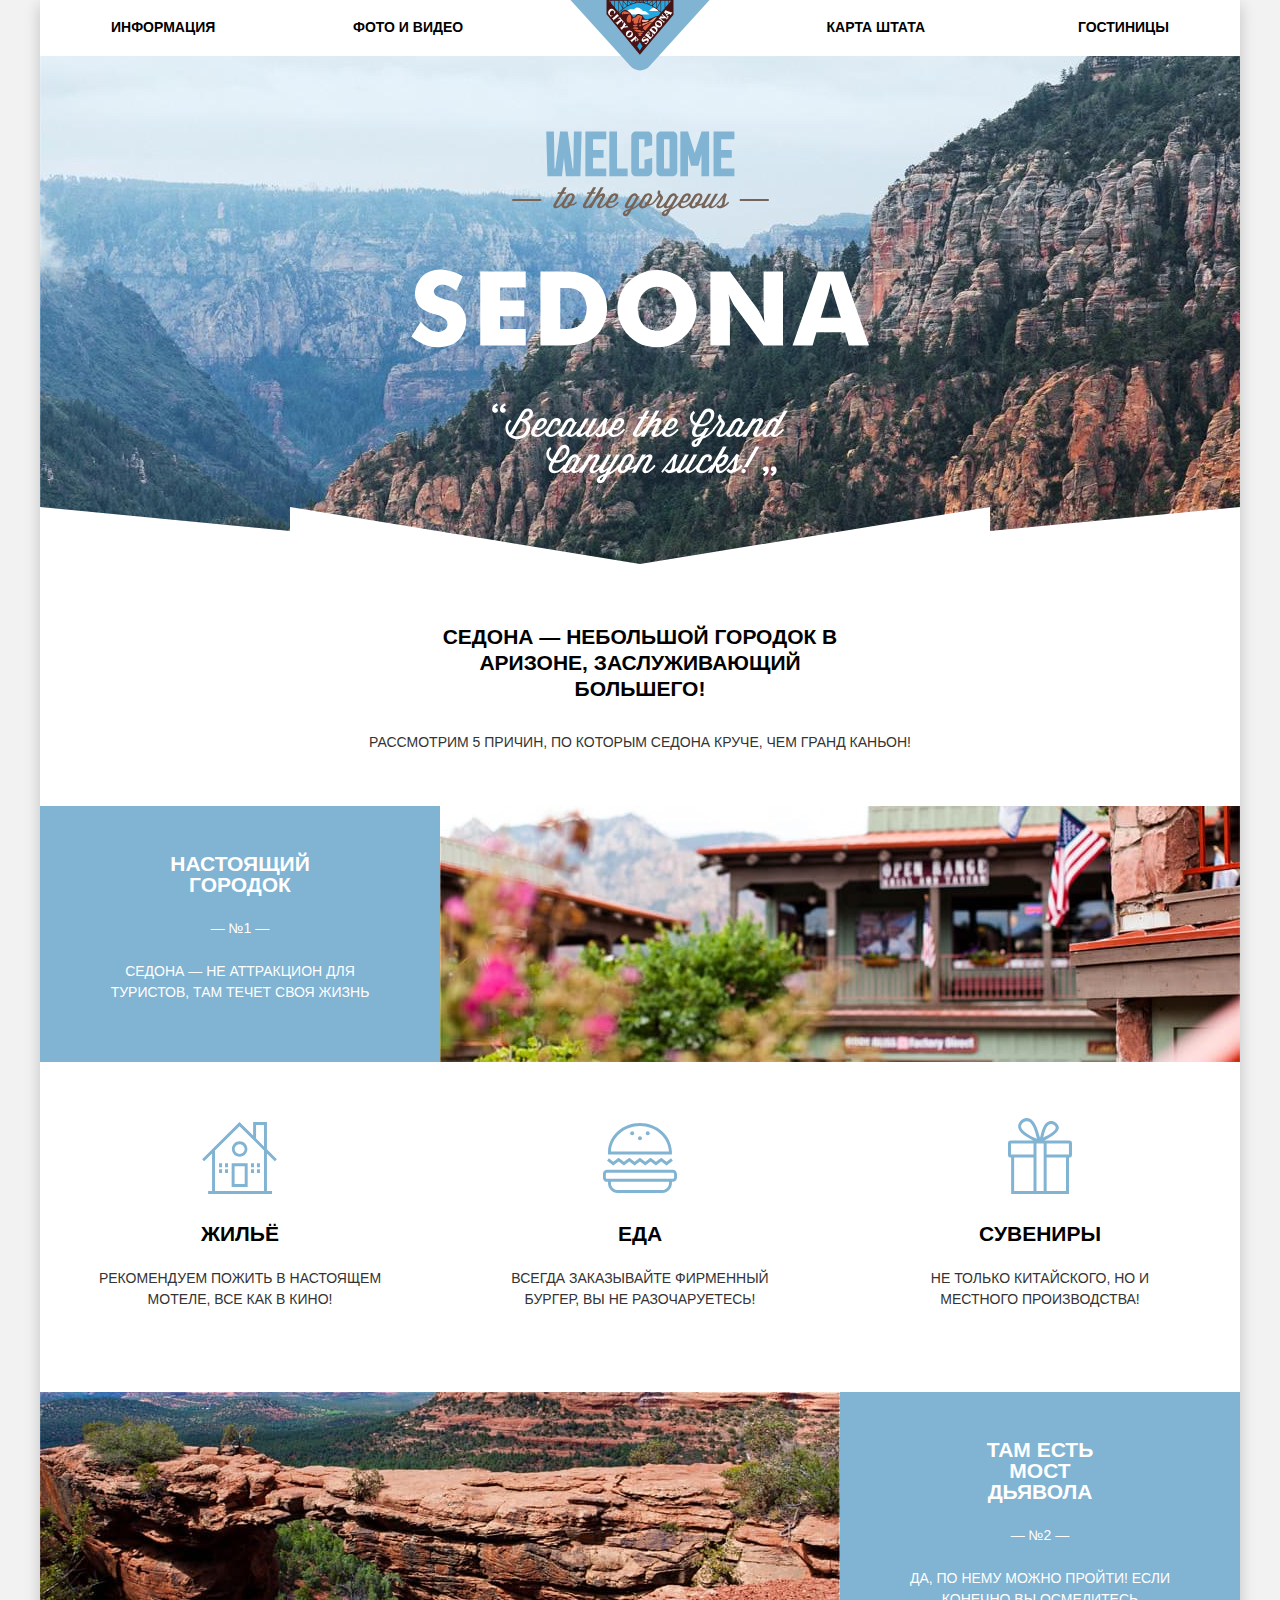
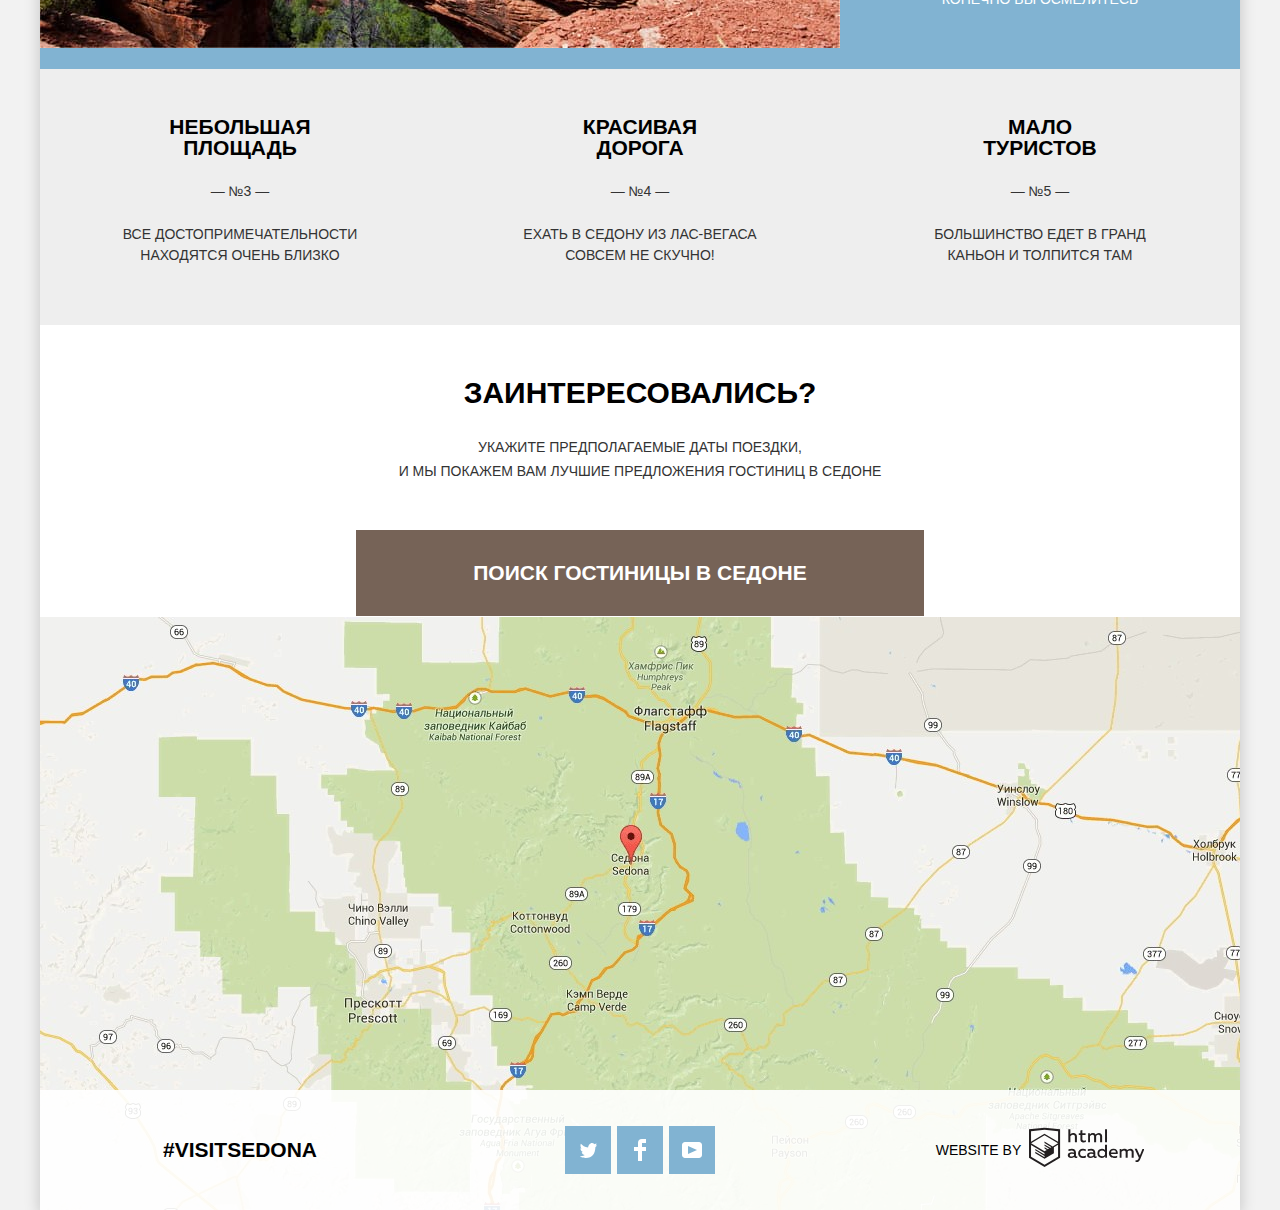
<file: index.html>
<!DOCTYPE html>
<html lang="ru">
  <head>
    <meta charset="utf-8">
    <title>Седона: Главная страница</title>
    <link rel="stylesheet" href="css/normalize.css">
    <link rel="stylesheet" href="css/style-min.css">
    <link rel="icon" href="favicon.ico">
  </head>
  <body>
    <div class="wrapper">
      <header class="header">
        <nav class="header-navigation">
          <a class="header-logo">
            <img src="img/logo.svg" width="140" height="72" alt="Герб/логотип города Седона">
          </a>
          <ul class="header-menu">
            <li><a href="#">Информация</a></li>
            <li><a href="#">Фото и видео</a></li>
            <li><a href="#">Карта штата</a></li>
            <li><a href="catalog.html">Гостиницы</a></li>
          </ul>
        </nav>
      </header>
      <main>
        <h1 class="visually-hidden">Аренда гостиниц в городе Седона, штат Аризона</h1>
        <section class="main-intro">
          <h2 class="visually-hidden">Приветственное фото</h2>
          <img src="img/main-intro.svg" width="459" height="353" alt="Welcome to the Georgeus. Sedona. Because the Grand Canyon sucks!">
        </section>
        <section class="advantages">
          <h2 class="advantages-title">
            Седона — небольшой городок в Аризоне, заслуживающий большего!
          </h2>
          <p class="advantages-subtitle">
            Рассмотрим 5 причин, по которым Седона круче, чем гранд каньон!
          </p>
          <ol class="advantages-list">
            <li class="advantage-item with-image">
              <div class="text-only">
                <h3>Настоящий городок</h3>
                <span>— №1 —</span>
                <p>Седона — не аттракцион для туристов, там течет своя жизнь</p>
              </div>
              <div class="image-only">
                <img src="img/advantages-01.jpg" width="800" height="256" alt="Фото города Седона">
              </div>
            </li>
            <li class="advantage-item with-image">
              <div class="text-only">
                <h3>Там есть мост дьявола</h3>
                <span>— №2 —</span>
                <p>Да, по нему можно пройти! Если конечно вы осмелитесь</p>
              </div>
              <div class="image-only">
                <img src="img/advantages-02.jpg" width="800" height="256" alt="Фото моста дьявола">
              </div>
            </li>
            <li class="advantage-item text-only other-advantage">
              <h3>Небольшая площадь</h3>
              <span>— №3 —</span>
              <p>Все достопримечательности находятся очень близко</p>
            </li>
            <li class="advantage-item text-only other-advantage">
              <h3>Красивая дорога</h3>
              <span>— №4 —</span>
              <p>Ехать в Седону из Лас-Вегаса совсем не скучно!</p>
            </li>
            <li class="advantage-item text-only other-advantage">
              <h3>Мало туристов</h3>
              <span>— №5 —</span>
              <p>Большинство едет в Гранд Каньон и толпится там</p>
            </li>
            <li class="advantage-item-more">
              <ul class="more-advantages-list">
                <li class="more-advantage-item">
                  <h4>Жильё</h4>
                  <p>Рекомендуем пожить в настоящем мотеле, все как в кино!</p>
                </li>
                <li class="more-advantage-item">
                  <h4>Еда</h4>
                  <p>Всегда заказывайте фирменный бургер, вы не разочаруетесь!</p>
                </li>
                <li class="more-advantage-item">
                  <h4>Сувениры</h4>
                  <p>Не только китайского, но и местного производства!</p>
                </li>
              </ul>
            </li>
          </ol>
        </section>
        <section class="reservation">
          <div class="reservation-text">
            <h2 class="visually-hidden">Бронировка отеля в Седоне</h2>
            <p class="reservation-title">Заинтересовались?</p>
            <p class="reservation-subtitle">Укажите предполагаемые даты поездки,<br> и мы покажем вам лучшие предложения гостиниц в Cедоне</p>
            <button class="reservation-button" type="button">Поиск гостиницы в Седоне</button>
          </div>
          <div class="reservation-container">
            <form class="reservation-form" action="https://echo.htmlacademy.ru" method="post">
              <p class="reservation-item">
                <label for="reservation-date-1">Дата заезда:</label>
                <input id="reservation-date-1" type="text" name="date-1" placeholder="24 апреля 2017">
                <button class="button-calendar" type="button">
                  <span class="visually-hidden">Открыть календарь</span>
                  <svg xmlns="http://www.w3.org/2000/svg" width="21" height="22" viewBox="0 0 21 22">
                    <path d="M19.251 2.025h-2.845V.648c0-.381-.294-.689-.656-.689-.363 0-.656.308-.656.689v1.377h-3.938V.648c0-.381-.294-.689-.655-.689-.363 0-.657.308-.657.689v1.377H5.906V.648c0-.381-.294-.689-.656-.689-.363 0-.657.308-.657.689v1.377H1.75C.784 2.025 0 2.847 0 3.862v16.302C0 21.179.784 22 1.75 22h17.501c.966 0 1.749-.821 1.749-1.836V3.862c0-1.015-.783-1.837-1.749-1.837zm.437 18.139a.448.448 0 0 1-.437.459H1.75a.45.45 0 0 1-.438-.459V3.862a.45.45 0 0 1 .438-.459h2.844v1.378c0 .381.294.689.657.689.362 0 .656-.308.656-.689V3.403h3.938v1.378c0 .381.294.689.657.689.361 0 .655-.308.655-.689V3.403h3.938v1.378c0 .381.293.689.656.689.362 0 .656-.308.656-.689V3.403h2.845c.241 0 .437.206.437.459v16.302z"/>
                    <path d="M4.594 8.225h2.625v2.066H4.594zM4.594 11.668h2.625v2.067H4.594zM4.594 15.112h2.625v2.066H4.594zM9.188 15.112h2.625v2.066H9.188zM9.188 11.668h2.625v2.067H9.188zM9.188 8.225h2.625v2.066H9.188zM13.781 15.112h2.625v2.066h-2.625zM13.781 11.668h2.625v2.067h-2.625zM13.781 8.225h2.625v2.066h-2.625z"/>
                  </svg>
                </button>
              </p>
              <p class="reservation-item">
                <label for="reservation-date-2">Дата выезда:</label>
                <input id="reservation-date-2" type="text" name="date-2" placeholder="4 июля 2017">
                <button class="button-calendar" type="button">
                  <span class="visually-hidden">Открыть календарь</span>
                  <svg xmlns="http://www.w3.org/2000/svg" width="21" height="22" viewBox="0 0 21 22">
                    <path d="M19.251 2.025h-2.845V.648c0-.381-.294-.689-.656-.689-.363 0-.656.308-.656.689v1.377h-3.938V.648c0-.381-.294-.689-.655-.689-.363 0-.657.308-.657.689v1.377H5.906V.648c0-.381-.294-.689-.656-.689-.363 0-.657.308-.657.689v1.377H1.75C.784 2.025 0 2.847 0 3.862v16.302C0 21.179.784 22 1.75 22h17.501c.966 0 1.749-.821 1.749-1.836V3.862c0-1.015-.783-1.837-1.749-1.837zm.437 18.139a.448.448 0 0 1-.437.459H1.75a.45.45 0 0 1-.438-.459V3.862a.45.45 0 0 1 .438-.459h2.844v1.378c0 .381.294.689.657.689.362 0 .656-.308.656-.689V3.403h3.938v1.378c0 .381.294.689.657.689.361 0 .655-.308.655-.689V3.403h3.938v1.378c0 .381.293.689.656.689.362 0 .656-.308.656-.689V3.403h2.845c.241 0 .437.206.437.459v16.302z"/>
                    <path d="M4.594 8.225h2.625v2.066H4.594zM4.594 11.668h2.625v2.067H4.594zM4.594 15.112h2.625v2.066H4.594zM9.188 15.112h2.625v2.066H9.188zM9.188 11.668h2.625v2.067H9.188zM9.188 8.225h2.625v2.066H9.188zM13.781 15.112h2.625v2.066h-2.625zM13.781 11.668h2.625v2.067h-2.625zM13.781 8.225h2.625v2.066h-2.625z"/>
                  </svg>
                </button>
              </p>
              <div class="reservation-group">
                <p class="reservation-item">
                  <label for="reservation-adult">Взрослые:</label>
                  <button class="button-less" type="button">
                    <span class="visually-hidden">Меньше</span>
                  </button>
                  <input id="reservation-adult" type="number" name="adult" placeholder="2">
                  <button class="button-more" type="button">
                    <span class="visually-hidden">Больше</span>
                  </button>
                </p>
                <p class="reservation-item">
                  <label for="reservation-children">Дети:</label>
                  <button class="button-less" type="button">
                    <span class="visually-hidden">Меньше</span>
                  </button>
                  <input id="reservation-children" type="number" name="children" placeholder="0">
                  <button class="button-more" type="button">
                    <span class="visually-hidden">Больше</span>
                  </button>
                </p>
              </div>
              <button class="button-submit" type="submit">Найти</button>
            </form>
          </div>
        </section>
        <section class="map">
          <h2 class="visually-hidden">Карта проезда в город Седона</h2>
          <iframe src="https://www.google.com/maps/embed?pb=!1m18!1m12!1m3!1d497554.42671990604!2d-111.78298197395927!3d34.99408859660869!2m3!1f0!2f0!3f0!3m2!1i1024!2i768!4f13.1!3m3!1m2!1s0x872da132f942b00d%3A0x5548c523fa6c8efd!2sSedona%2C%20AZ%2086336%2C%20USA!5e0!3m2!1sen!2sua!4v1571313882116!5m2!1sen!2sua" width="1200" height="594" style="border:0;" allowfullscreen=""></iframe>
          <img src="img/map.jpg" width="1200" height="593" alt="Карта расположения Седоны">
        </section>
      </main>
      <footer class="footer footer-main">
        <p class="footer-hashtag">#visitsedona</p>
        <div class="footer-social">
          <ul>
            <li>
              <a class="social-button button-tw" href="#">
                <span class="visually-hidden">Твиттер</span>
              </a>
            </li>
            <li>
              <a class="social-button button-fb" href="#">
                <span class="visually-hidden">Фейсбук</span>
              </a>
            </li>
            <li>
              <a class="social-button button-yt" href="#">
                <span class="visually-hidden">Ютуб</span>
              </a>
            </li>
          </ul>
        </div>
        <p class="footer-copyright">
          <span>Website by</span>
          <a class="button-copyrigth" href="https://htmlacademy.ru/intensive/htmlcss"><span class="visually-hidden">HTML Academy</span>
            <svg xmlns="http://www.w3.org/2000/svg" width="115" height="41" viewBox="0 0 113 39">
              <path d="M46.84 28.22a2.07 2.07 0 0 0 .58-.11v1.4a3.41 3.41 0 0 1-1.24.22 1.75 1.75 0 0 1-1.75-1 5.08 5.08 0 0 1-3.3 1.13c-1.59 0-3.06-.87-3.06-2.68 0-2.24 2.08-2.93 3.9-2.93a11.63 11.63 0 0 1 2.28.26v-.31c0-1.09-.8-1.86-2.3-1.86a7.79 7.79 0 0 0-3.15.67v-1.79a10.72 10.72 0 0 1 3.35-.58c2.48 0 4 1.18 4 3.83v3.14a.57.57 0 0 0 .69.61zm-6.76-1.19a1.42 1.42 0 0 0 1.64 1.29 3.56 3.56 0 0 0 2.53-1v-1.51a10.21 10.21 0 0 0-1.9-.22c-1.1.01-2.27.35-2.27 1.45zM53.06 20.62a5.29 5.29 0 0 1 2.7.67v1.79a4.28 4.28 0 0 0-2.42-.73 2.89 2.89 0 1 0 0 5.76 5.26 5.26 0 0 0 2.55-.67v1.8a6.58 6.58 0 0 1-2.9.6 4.42 4.42 0 0 1-4.72-4.54 4.54 4.54 0 0 1 4.79-4.68zM65.84 28.22a2.07 2.07 0 0 0 .58-.11v1.4a3.41 3.41 0 0 1-1.24.22 1.75 1.75 0 0 1-1.75-1 5.08 5.08 0 0 1-3.3 1.13c-1.59 0-3.06-.87-3.06-2.68 0-2.24 2.08-2.93 3.9-2.93a11.63 11.63 0 0 1 2.28.26v-.31c0-1.09-.8-1.86-2.3-1.86a7.79 7.79 0 0 0-3.15.67v-1.79a10.72 10.72 0 0 1 3.35-.58c2.48 0 4 1.18 4 3.83v3.14a.57.57 0 0 0 .69.61zm-6.76-1.19a1.42 1.42 0 0 0 1.64 1.29 3.56 3.56 0 0 0 2.53-1v-1.51a10.21 10.21 0 0 0-1.9-.22c-1.11.01-2.27.35-2.27 1.45zM76.67 16.85v12.76h-1.76v-1.39a4.07 4.07 0 0 1-3.35 1.62 4.62 4.62 0 0 1 0-9.22 4 4 0 0 1 3.15 1.37v-5.14h2zm-4.76 5.48a2.9 2.9 0 0 0 0 5.8 3 3 0 0 0 2.79-1.84v-2.13a3.06 3.06 0 0 0-2.79-1.83zM82.99 20.62c3.48 0 4.68 2.81 4.12 5.34h-6.58c.22 1.57 1.75 2.22 3.35 2.22a6.41 6.41 0 0 0 2.77-.62v1.68a7.5 7.5 0 0 1-3.14.6c-2.68 0-5-1.53-5-4.61a4.39 4.39 0 0 1 4.48-4.61zm.09 1.62a2.39 2.39 0 0 0-2.57 2.26h4.85a2.06 2.06 0 0 0-2.28-2.26zM89.1 29.61v-8.75h1.73v1.09a4 4 0 0 1 2.92-1.33 3 3 0 0 1 2.73 1.4 4.33 4.33 0 0 1 3.06-1.4 3.21 3.21 0 0 1 3.32 3.52v5.47h-2V24.2a1.67 1.67 0 0 0-1.73-1.84 2.94 2.94 0 0 0-2.17 1.18V29.61h-2V24.2a1.67 1.67 0 0 0-1.73-1.84 3.11 3.11 0 0 0-2.32 1.35v5.91h-2zM111.47 20.86h2l-4.1 9.93c-.95 2.28-2.19 3-3.52 3a5 5 0 0 1-1.15-.15v-1.66a3 3 0 0 0 .89.13c.95 0 1.66-.67 2.17-2l.18-.44-4.16-8.82h2.13l3 6.6zM40.66 1.53v5a4 4 0 0 1 2.83-1.2A3.41 3.41 0 0 1 47.1 8.9v5.41h-2V9.15a1.9 1.9 0 0 0-2-2.1 3.08 3.08 0 0 0-2.44 1.46v5.8h-2V1.53h2zM52.43 2.42v3.12h3.17v1.71h-3.17v4c0 1.15.53 1.53 1.66 1.53a4.71 4.71 0 0 0 1.77-.35v1.68a7.14 7.14 0 0 1-2.35.38 2.68 2.68 0 0 1-3-2.88V7.23h-1.6V5.52h1.57V2.88zM58.1 14.29V5.54h1.73v1.09a4 4 0 0 1 2.92-1.33 3 3 0 0 1 2.73 1.4 4.33 4.33 0 0 1 3.06-1.4 3.21 3.21 0 0 1 3.32 3.52v5.47h-2V8.88a1.67 1.67 0 0 0-1.73-1.84 2.94 2.94 0 0 0-2.17 1.18V14.29h-2V8.88a1.67 1.67 0 0 0-1.73-1.84 3.11 3.11 0 0 0-2.32 1.35v5.91h-2zM74.72 1.52h1.95v12.76h-1.95zM15.44.02h-.16L0 1.62v28l15.28 9.09 15.28-9.09v-28zm13.12 28.45l-13.28 7.9L2 28.47V16.99l13.22 7.87v1.43l-9.07-5.4v1.38l9.11 5.47v1.46l-9.1-5.42v1.38l9.11 5.47 9.19-5.5V19.22l4.1-2.45v11.67zm0-13.16l-3.65 2.14-1.68 1-8-4.76v1.38l6.84 4.07h-.06l-.15.09-1 .57-5.64-3.36v1.38l4.45 2.65-1.05.7-3.36-2v1.38l2.21 1.3-2.25 1.35-13.16-7.82 13.17-7.92zm0-1.39L15.21 6.05l-13.2 7.86V3.41l13.28-1.39 13.28 1.39v10.51z"/>
            </svg>
          </a>
        </p>
      </footer>
    </div>
    <script src="js/script-min.js"></script>
  </body>
</html>
</file>
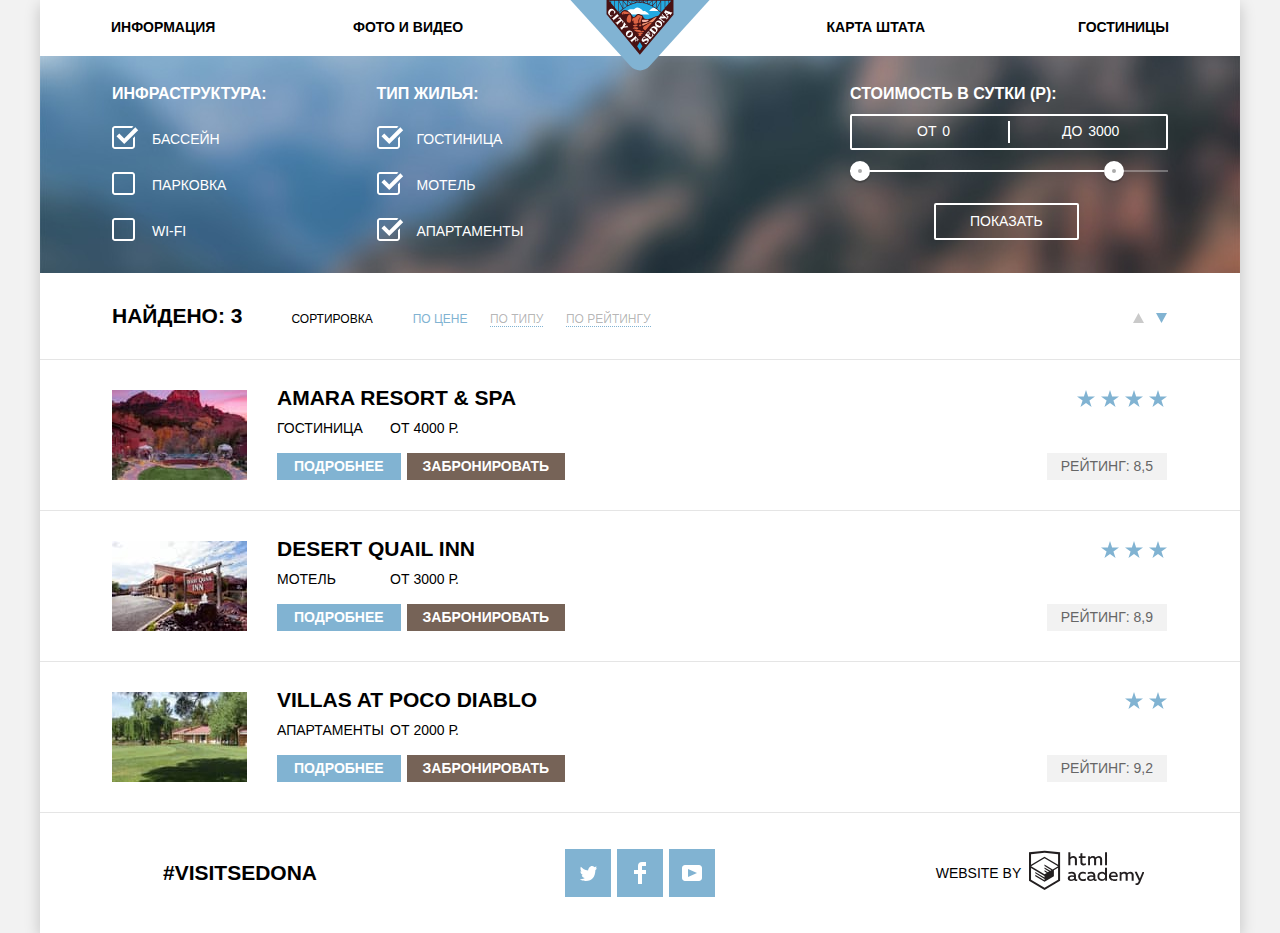
<file: catalog.html>
<!DOCTYPE html>
<html lang="ru">
  <head>
    <meta charset="utf-8">
    <title>Седона: Каталог</title>
    <link rel="stylesheet" href="css/normalize.css">
    <link rel="stylesheet" href="css/style-min.css">
    <link rel="icon" href="favicon.ico">
  </head>
  <body>
    <div class="wrapper">
      <header class="header">
        <nav class="header-navigation">
          <a class="header-logo" href="index.html">
            <img src="img/logo.svg" width="140" height="72" alt="Герб/логотип города Седона">
          </a>
          <ul class="header-menu">
            <li><a href="#">Информация</a></li>
            <li><a href="#">Фото и видео</a></li>
            <li><a href="#">Карта штата</a></li>
            <li><a href="catalog.html">Гостиницы</a></li>
          </ul>
        </nav>
      </header>
      <main class="inner-page">
          <h1 class="visually-hidden">Каталог гостиниц: бронирование, звёзды и рейтинг</h1>
        <section class="filters">
          <h2 class="visually-hidden">Фильтр поиска</h2>
          <form class="filter" action="https://echo.htmlacademy.ru" method="post">
            <fieldset>
              <legend>Инфраструктура:</legend>
              <ul>
                <li class="filter-option">
                  <input class="visually-hidden filter-input filter-input-checkbox" type="checkbox" name="pool" id="filter-pool" checked>
                  <label for="filter-pool">бассейн</label>
                </li>
                <li class="filter-option">
                  <input class="visually-hidden filter-input filter-input-checkbox" type="checkbox" name="parking" id="filter-parking">
                  <label for="filter-parking">парковка</label>
                </li>
                <li class="filter-option">
                  <input class="visually-hidden filter-input filter-input-checkbox" type="checkbox" name="wifi" id="filter-wifi">
                  <label for="filter-wifi">wi-fi</label>
                </li>
              </ul>
            </fieldset>
            <fieldset>
              <legend>Тип жилья:</legend>
              <ul>
                <li class="filter-option">
                  <input class="visually-hidden filter-input filter-input-checkbox" type="checkbox" name="hotel" id="filter-hotel" checked>
                  <label for="filter-hotel">гостиница</label>
                </li>
                <li class="filter-option">
                  <input class="visually-hidden filter-input filter-input-checkbox" type="checkbox" name="motel" id="filter-motel" checked>
                  <label for="filter-motel">мотель</label>
                </li>
                <li class="filter-option">
                  <input class="visually-hidden filter-input filter-input-checkbox" type="checkbox" name="appartment" id="filter-appartment" checked>
                  <label for="filter-appartment">апартаменты</label>
                </li>
              </ul>
            </fieldset>
            <div class="filter-range">
              <p class="filter-range-title">стоимость в сутки (р):</p>
              <p class="price-controls">
                <label class="min-price">от <input type="text" name="min-price" value="0"></label>
                <label class="max-price">до <input type="text" name="max-price" value="3000"></label>
              </p>
              <div class="range-controls">
                <div class="scale">
                  <div class="bar"></div>
                </div>
                <button class="range-toggle range-toggle-min" type="button">
                  <span class="visually-hidden">Цена от:</span>
                </button>
                <button class="range-toggle range-toggle-max" type="button">
                  <span class="visually-hidden">Цена до:</span>
                </button>
              </div>
              <button class="filter-button" type="submit">показать</button>
            </div>
          </form>
        </section>
        <section class="sorting-results">
          <h2 class="visually-hidden">Панель управления результатами поиска</h2>
          <div class="sorting-columns">
            <p class="results-number">Найдено: 3</p>
            <p class="sorting">Сортировка</p>
            <ul class="filter-results-list">
              <li class="filter-result-item result-current">По цене</li>
              <li class="filter-result-item"><a href="#">По типу</a></li>
              <li class="filter-result-item"><a href="#">По рейтингу</a></li>
            </ul>
            <div class="buttons-sorting">
              <a class="button-up" href="#">
                <span class="visually-hidden">По возрастанию</span>
                <svg xmlns="http://www.w3.org/2000/svg" width="11" height="10" viewBox="0 0 11 10">
                  <path fill="#cacaca" d="M5.5 0L0 10h11z"/>
                </svg>
              </a>
              <a class="button-down button-current" href="#">
                <span class="visually-hidden">По убыванию</span>
                <svg xmlns="http://www.w3.org/2000/svg" width="11" height="10" viewBox="0 0 11 10">
                  <path fill="#cacaca" d="M5.5 10L0 0h11"/>
                </svg>
              </a>
            </div>
          </div>
        </section>
        <section class="hotels">
          <h2 class="visually-hidden">Список отелей</h2>
          <ul class="catalog-list">
            <li class="catalog-item">
              <img src="img/catalog-hotels-01.jpg" width="135" height="90" alt="Amara resort & spa">
              <div class="catalog-item-info">
                <h3>
                  <a class="hotel-name" href="#">Amara resort & spa</a>
                </h3>
                <p class="catalog-item-price">
                  <span>гостиница</span>
                  <span>от 4000 Р.</span>
                </p>
                <p class="more-detail">
                  <a class="button-detail" href="#">Подробнее</a>
                  <a class="button-reserv" href="#">Забронировать</a>
                </p>
              </div>
              <div class="raiting">
                <div class="raiting-stars">
                  <img src="img/icon-star.svg" width="18" height="17" alt="4 stars">
                  <img src="img/icon-star.svg" width="18" height="17" alt="4 stars">
                  <img src="img/icon-star.svg" width="18" height="17" alt="4 stars">
                  <img src="img/icon-star.svg" width="18" height="17" alt="4 stars">
                </div>
                <span class="raiting-number">рейтинг: 8,5</span>
              </div>
            </li>
            <li class="catalog-item">
              <img src="img/catalog-hotels-02.jpg" width="135" height="90" alt="Desert quail inn">
              <div class="catalog-item-info">
                <h3>
                  <a class="hotel-name" href="#">Desert quail inn</a>
                </h3>
                <p class="catalog-item-price">
                  <span>мотель</span>
                  <span>от 3000 Р.</span>
                </p>
                <p class="more-detail">
                  <a class="button-detail" href="#">Подробнее</a>
                  <a class="button-reserv" href="#">Забронировать</a>
                </p>
              </div>
              <div class="raiting">
                <div class="raiting-stars">
                  <img src="img/icon-star.svg" width="18" height="17" alt="3 stars">
                  <img src="img/icon-star.svg" width="18" height="17" alt="3 stars">
                  <img src="img/icon-star.svg" width="18" height="17" alt="3 stars">
                </div>
                <span class="raiting-number">рейтинг: 8,9</span>
              </div>
            </li>
            <li class="catalog-item">
              <img src="img/catalog-hotels-03.jpg" width="135" height="90" alt="Villas at poco diablo">
              <div class="catalog-item-info">
                <h3>
                  <a class="hotel-name" href="#">Villas at poco diablo</a>
                </h3>
                <p class="catalog-item-price">
                  <span>апартаменты</span>
                  <span>от 2000 Р.</span>
                </p>
                <p class="more-detail">
                  <a class="button-detail" href="#">Подробнее</a>
                  <a class="button-reserv" href="#">Забронировать</a>
                </p>
              </div>
              <div class="raiting">
                <div class="raiting-stars">
                  <img src="img/icon-star.svg" width="18" height="17" alt="2 stars">
                  <img src="img/icon-star.svg" width="18" height="17" alt="2 stars">
                </div>
                <span class="raiting-number">рейтинг: 9,2</span>
              </div>
            </li>
          </ul>
        </section>
      </main>
    <footer class="footer">
      <p class="footer-hashtag">#visitsedona</p>
      <div class="footer-social">
        <ul>
          <li>
            <a class="social-button button-tw" href="#">
              <span class="visually-hidden">Твиттер</span>
            </a>
          </li>
          <li>
            <a class="social-button button-fb" href="#">
              <span class="visually-hidden">Фейсбук</span>
            </a>
          </li>
          <li>
            <a class="social-button button-yt" href="#">
              <span class="visually-hidden">Ютуб</span>
            </a>
          </li>
        </ul>
      </div>
      <p class="footer-copyright">
        <span>Website by</span>
        <a class="button-copyrigth" href="https://htmlacademy.ru/intensive/htmlcss"><span class="visually-hidden">HTML Academy</span>
          <svg xmlns="http://www.w3.org/2000/svg" width="115" height="41" viewBox="0 0 113 39">
            <path d="M46.84 28.22a2.07 2.07 0 0 0 .58-.11v1.4a3.41 3.41 0 0 1-1.24.22 1.75 1.75 0 0 1-1.75-1 5.08 5.08 0 0 1-3.3 1.13c-1.59 0-3.06-.87-3.06-2.68 0-2.24 2.08-2.93 3.9-2.93a11.63 11.63 0 0 1 2.28.26v-.31c0-1.09-.8-1.86-2.3-1.86a7.79 7.79 0 0 0-3.15.67v-1.79a10.72 10.72 0 0 1 3.35-.58c2.48 0 4 1.18 4 3.83v3.14a.57.57 0 0 0 .69.61zm-6.76-1.19a1.42 1.42 0 0 0 1.64 1.29 3.56 3.56 0 0 0 2.53-1v-1.51a10.21 10.21 0 0 0-1.9-.22c-1.1.01-2.27.35-2.27 1.45zM53.06 20.62a5.29 5.29 0 0 1 2.7.67v1.79a4.28 4.28 0 0 0-2.42-.73 2.89 2.89 0 1 0 0 5.76 5.26 5.26 0 0 0 2.55-.67v1.8a6.58 6.58 0 0 1-2.9.6 4.42 4.42 0 0 1-4.72-4.54 4.54 4.54 0 0 1 4.79-4.68zM65.84 28.22a2.07 2.07 0 0 0 .58-.11v1.4a3.41 3.41 0 0 1-1.24.22 1.75 1.75 0 0 1-1.75-1 5.08 5.08 0 0 1-3.3 1.13c-1.59 0-3.06-.87-3.06-2.68 0-2.24 2.08-2.93 3.9-2.93a11.63 11.63 0 0 1 2.28.26v-.31c0-1.09-.8-1.86-2.3-1.86a7.79 7.79 0 0 0-3.15.67v-1.79a10.72 10.72 0 0 1 3.35-.58c2.48 0 4 1.18 4 3.83v3.14a.57.57 0 0 0 .69.61zm-6.76-1.19a1.42 1.42 0 0 0 1.64 1.29 3.56 3.56 0 0 0 2.53-1v-1.51a10.21 10.21 0 0 0-1.9-.22c-1.11.01-2.27.35-2.27 1.45zM76.67 16.85v12.76h-1.76v-1.39a4.07 4.07 0 0 1-3.35 1.62 4.62 4.62 0 0 1 0-9.22 4 4 0 0 1 3.15 1.37v-5.14h2zm-4.76 5.48a2.9 2.9 0 0 0 0 5.8 3 3 0 0 0 2.79-1.84v-2.13a3.06 3.06 0 0 0-2.79-1.83zM82.99 20.62c3.48 0 4.68 2.81 4.12 5.34h-6.58c.22 1.57 1.75 2.22 3.35 2.22a6.41 6.41 0 0 0 2.77-.62v1.68a7.5 7.5 0 0 1-3.14.6c-2.68 0-5-1.53-5-4.61a4.39 4.39 0 0 1 4.48-4.61zm.09 1.62a2.39 2.39 0 0 0-2.57 2.26h4.85a2.06 2.06 0 0 0-2.28-2.26zM89.1 29.61v-8.75h1.73v1.09a4 4 0 0 1 2.92-1.33 3 3 0 0 1 2.73 1.4 4.33 4.33 0 0 1 3.06-1.4 3.21 3.21 0 0 1 3.32 3.52v5.47h-2V24.2a1.67 1.67 0 0 0-1.73-1.84 2.94 2.94 0 0 0-2.17 1.18V29.61h-2V24.2a1.67 1.67 0 0 0-1.73-1.84 3.11 3.11 0 0 0-2.32 1.35v5.91h-2zM111.47 20.86h2l-4.1 9.93c-.95 2.28-2.19 3-3.52 3a5 5 0 0 1-1.15-.15v-1.66a3 3 0 0 0 .89.13c.95 0 1.66-.67 2.17-2l.18-.44-4.16-8.82h2.13l3 6.6zM40.66 1.53v5a4 4 0 0 1 2.83-1.2A3.41 3.41 0 0 1 47.1 8.9v5.41h-2V9.15a1.9 1.9 0 0 0-2-2.1 3.08 3.08 0 0 0-2.44 1.46v5.8h-2V1.53h2zM52.43 2.42v3.12h3.17v1.71h-3.17v4c0 1.15.53 1.53 1.66 1.53a4.71 4.71 0 0 0 1.77-.35v1.68a7.14 7.14 0 0 1-2.35.38 2.68 2.68 0 0 1-3-2.88V7.23h-1.6V5.52h1.57V2.88zM58.1 14.29V5.54h1.73v1.09a4 4 0 0 1 2.92-1.33 3 3 0 0 1 2.73 1.4 4.33 4.33 0 0 1 3.06-1.4 3.21 3.21 0 0 1 3.32 3.52v5.47h-2V8.88a1.67 1.67 0 0 0-1.73-1.84 2.94 2.94 0 0 0-2.17 1.18V14.29h-2V8.88a1.67 1.67 0 0 0-1.73-1.84 3.11 3.11 0 0 0-2.32 1.35v5.91h-2zM74.72 1.52h1.95v12.76h-1.95zM15.44.02h-.16L0 1.62v28l15.28 9.09 15.28-9.09v-28zm13.12 28.45l-13.28 7.9L2 28.47V16.99l13.22 7.87v1.43l-9.07-5.4v1.38l9.11 5.47v1.46l-9.1-5.42v1.38l9.11 5.47 9.19-5.5V19.22l4.1-2.45v11.67zm0-13.16l-3.65 2.14-1.68 1-8-4.76v1.38l6.84 4.07h-.06l-.15.09-1 .57-5.64-3.36v1.38l4.45 2.65-1.05.7-3.36-2v1.38l2.21 1.3-2.25 1.35-13.16-7.82 13.17-7.92zm0-1.39L15.21 6.05l-13.2 7.86V3.41l13.28-1.39 13.28 1.39v10.51z"/>
          </svg>
        </a>
      </p>
    </footer>
    </div>
  </body>
</html>
</file>
<file: css/style-min.css>
@keyframes open{0%{transform:translateY(-400px)}to{transform:translateY(0)}}@keyframes close{0%{transform:translateY(0)}to{transform:translateY(-400px)}}@keyframes error{0%,to{transform:translateX(0)}10%,30%,50%,70%,90%{transform:translateX(10px)}20%,40%,60%,80%{transform:translateX(-10px)}}@font-face{font-family:"PT Sans";font-style:normal;font-weight:400}@font-face{font-family:"PT Sans";font-style:normal;font-weight:700}body{margin:0;padding:0;font-family:"PT Sans",Tahoma,sans-serif;font-size:14px;line-height:21px;font-weight:400;color:#000;text-transform:uppercase;background-color:#f2f2f2}img{max-width:100%}a{text-decoration:none}.visually-hidden:not(:focus):not(:active),input[type=checkbox].visually-hidden,input[type=radio].visually-hidden{position:absolute;width:1px;height:1px;margin:-1px;border:0;padding:0;white-space:nowrap;clip-path:inset(100%);clip:rect(0 0 0 0);overflow:hidden}.wrapper{width:1200px;margin:0 auto;background-color:#fff;box-shadow:0 5px 15px 0 rgba(0,1,1,.2)}.header,.wrapper{position:relative}.header-navigation{font-size:14px;line-height:26px;font-weight:700;color:#000;background-color:#fff}.header-logo{position:absolute;top:-1px;left:50%;margin-left:-70px;width:140px;height:72px}.header-menu{display:flex;justify-content:flex-start;flex-wrap:wrap;width:1200px;min-height:56px;margin:0;padding:0;list-style:none}.header-menu li{box-sizing:border-box;width:239px;padding-top:14px;padding-bottom:16px}.header-menu li:nth-child(4n+1){padding-left:71px;text-align:left}.header-menu li:nth-child(4n+2){text-align:left}.header-menu li:nth-child(4n+3){text-align:right}.header-menu li:nth-child(4n+4){padding-right:71px;text-align:right}.header-menu li:nth-child(4n+2){padding-left:74px}.header-menu li:nth-child(4n+3){margin-left:244px;padding-right:76px}.header-menu a{color:#000}.header-menu a:focus,.header-menu a:hover{color:#81b3d2}.header-menu a:active{color:rgba(0,0,0,.3)}.header-menu-current a{color:#766357}.header-menu-current a:focus,.header-menu-current a:hover{color:#766357;cursor:default}.main-intro{min-height:508px;background-color:#acd5ee;background-image:url(../img/main-intro-polygon.svg),url(../img/main-intro-bg.jpg);background-position:center bottom,center -84px;background-repeat:no-repeat,no-repeat;background-size:100% 57px,cover;text-align:center}.main-intro img{padding-top:75px;padding-bottom:73px}.advantages-title{width:440px;margin:60px auto 0;font-size:21px;line-height:26px;font-weight:700;text-align:center}.advantages-subtitle{margin-top:27px;margin-bottom:51px;line-height:26px;text-align:center;color:#333}.advantages{text-align:center;position:relative;z-index:4}.advantages-list{display:flex;flex-wrap:wrap;margin:0;padding:0;list-style:none}.advantage-item{box-sizing:border-box;min-height:256px}.with-image{display:flex;width:100%;color:#fff;background-color:#81b3d2}.with-image:first-child{order:-2}.image-only{width:800px;height:256px}.with-image:nth-child(2) .image-only{order:-1}.text-only{box-sizing:border-box;width:400px;background-color:#eee;padding:47px 46px 59px}.text-only h3{margin:0 0 23px;padding:0 75px;font-size:21px;line-height:21px;font-weight:700}.text-only p,.text-only span{color:#333}.text-only p{margin:22px 0 0;padding:0;word-wrap:break-word}.other-advantage p{padding:0 20px}.advantage-item:first-child p{padding-left:5px;padding-right:5px}.advantage-item:nth-child(5) p{padding:0 25px}.with-image .text-only{background-color:#81b3d2}.with-image p,.with-image span{color:#fff}.advantage-item-more{order:-1;width:100%}.more-advantages-list{display:flex;justify-content:space-around;list-style:none;margin:0;padding:0}.more-advantage-item{box-sizing:border-box;width:400px}.more-advantage-item h4{position:relative;margin-top:161px;margin-bottom:24px;font-size:21px;line-height:21px;font-weight:700}.more-advantage-item h4::before{content:"";position:absolute}.more-advantage-item:first-child h4::before{bottom:50px;left:162px;width:75px;height:72px;background-image:url(../img/icon-housing.svg);background-repeat:no-repeat;background-position:0 0}.more-advantage-item:nth-child(2) h4::before{bottom:51px;left:163px;width:74px;height:70px;background-image:url(../img/icon-food.svg);background-repeat:no-repeat;background-position:0 0}.more-advantage-item:last-child h4::before{bottom:50px;left:168px;width:64px;height:76px;background-image:url(../img/icon-souvenirs.svg);background-repeat:no-repeat;background-position:0 0}.more-advantage-item p{width:285px;margin:0 auto 82px;color:#333}.reservation{position:relative;text-align:center}.reservation-title{margin:0 0 24px;padding-top:50px;font-size:30px;line-height:36px;font-weight:700}.reservation-subtitle{margin:0 0 47px;line-height:24px;color:#333}.reservation-button{display:block;width:568px;margin:0 auto;padding:30px 5px;font-family:inherit;font-size:21px;line-height:26px;font-weight:700;text-transform:uppercase;text-align:center;color:#fff;background-color:#766357;border:0;cursor:pointer}.reservation-button:focus,.reservation-button:hover{background-color:#604e43}.reservation-button:active{color:rgba(255,255,255,.3);background-color:#503e33}.reservation-text{position:relative;z-index:4;background-color:#fff}.reservation-container{position:absolute;top:100%;left:50%;box-sizing:border-box;width:568px;margin-left:-284px;padding:55px;background-color:#fff;box-shadow:0 7px 15px 0 rgba(0,1,1,.15);z-index:3}.reservation-hide{display:none}.reservation-animation-open{display:block;animation:open 2s}.reservation-animation-close{display:block;animation:close 2s forwards}.reservation-item{position:relative;display:flex;justify-content:space-between;margin-bottom:30px;margin-top:0}.reservation-item label{padding-top:6px;line-height:26px;font-weight:700}.reservation-item input{box-sizing:border-box;width:346px;min-height:38px;padding:6px 40px 6px 12px;font:inherit;line-height:26px;font-weight:700;text-transform:uppercase;vertical-align:middle;color:#000;background-color:#f2f2f2;border:0}.reservation-item input::-webkit-input-placeholder{color:#000}.reservation-item input::-moz-placeholder{color:#000}.reservation-item input::-ms-input-placeholder{color:#000}.reservation-item input:hover{background-color:#ebebeb}.reservation-item input:focus{background-color:#fff;outline:2px solid #e5e5e5}.reservation-item .button-calendar{position:absolute;top:8px;right:9px;width:21px;height:22px;padding:0;background-color:transparent;border:0;cursor:pointer;fill:#cacaca}.button-calendar:focus path,.button-calendar:hover path{fill:#231f20}.button-calendar:active path,.button-current path{fill:#81b3d2}.reservation-group{display:flex;justify-content:space-between;margin-bottom:53px}.catalog-item p,.reservation-group .reservation-item{margin:0}.reservation-group input{box-sizing:border-box;width:38px;padding:0;font:inherit;font-weight:700;text-align:center;vertical-align:middle}.reservation-group input::-webkit-inner-spin-button,.reservation-group input::-webkit-outer-spin-button{-webkit-appearance:none}.reservation-group input[type=number]{-moz-appearance:textfield}.reservation-group .reservation-item:first-child label{margin-right:40px}.reservation-group .reservation-item:nth-child(2) label{margin-right:27px}.reservation-form .reservation-input-empty{outline:2px solid red;outline-offset:-2px}.reservation-error{animation:error .5s}.reservation-group .button-less,.reservation-group .button-more{position:relative;box-sizing:border-box;width:38px;background-color:#f2f2f2;border:0;cursor:pointer}.reservation-group .button-less::before,.reservation-group .button-more::after,.reservation-group .button-more::before{content:"";position:absolute;top:17px;left:13px;width:12px;height:3px;background-color:#aaa}.reservation-group .button-more::after,.reservation-group .button-more::before{width:11px}.reservation-group .button-more::after{transform:rotate(90deg)}.reservation-group .button-less:focus::before,.reservation-group .button-less:hover::before,.reservation-group .button-more:focus::after,.reservation-group .button-more:focus::before,.reservation-group .button-more:hover::after,.reservation-group .button-more:hover::before{background-color:#231f20}.reservation-group .button-less:active::before,.reservation-group .button-more:active::after,.reservation-group .button-more:active::before{background-color:#81b3d2}.reservation-form .button-submit{display:block;box-sizing:border-box;width:100%;padding-top:16px;padding-bottom:16px;font:inherit;font-size:21px;line-height:26px;font-weight:700;text-transform:uppercase;color:#fff;background-color:#81b3d2;border:0;cursor:pointer}.reservation-form .button-submit:focus,.reservation-form .button-submit:hover{background-color:#669ec0}.reservation-form .button-submit:active{background-color:#5496bd;color:rgba(255,255,255,.3)}.map{position:relative;display:flex;flex-direction:column;min-height:594px}.map img{position:absolute;bottom:0;left:0;z-index:1}.map iframe{position:relative;z-index:2;border:0}.filters{min-height:217px;color:#fff;background-color:#669ec0;background-image:url(../img/catalog-filter-bg.jpg);background-position:0 center;background-repeat:no-repeat;background-size:100%}.filter{display:flex;align-items:flex-start;padding:27px 72px}.filter fieldset{margin:0;padding:0;border:0}.filter fieldset:first-child{width:145px;margin-right:110px}.filter fieldset:nth-child(2){width:140px}.filter legend,.filter-range-title{font-size:16px;line-height:21px;font-weight:700}.filter legend{margin-bottom:25px}.filter-range-title{margin:0 0 10px}.filter ul{margin:0;padding:0;list-style:none}.filter-option{margin-bottom:25px;padding-left:40px}.filter-option:last-child{margin-bottom:0}.filter-option label{position:relative;display:block;cursor:pointer}.filter-input-checkbox+label::before{content:"";position:absolute;top:-3px;left:-40px;width:23px;height:23px;background-image:url(../img/checkbox-off.svg);background-repeat:no-repeat}.filter-input-checkbox:checked+label::before{content:"";position:absolute;top:-3px;left:-40px;width:27px;height:23px;background-image:url(../img/checkbox-on.svg);background-repeat:no-repeat}.filter-input-checkbox:disabled+label::before{content:"";position:absolute;top:-3px;left:-40px;width:27px;height:23px;background-image:url(../img/checkbox-off-disabled.svg);background-repeat:no-repeat}.filter-input-checkbox:checked:disabled+label::before{content:"";position:absolute;top:-3px;left:-40px;width:27px;height:23px;background-image:url(../img/checkbox-on-disabled.svg);background-repeat:no-repeat}.filter-input-checkbox:focus+label::before{outline:2px solid #a8c7f7}.filter-range{width:318px;margin-left:auto}.price-controls{position:relative;box-sizing:border-box;height:36px;margin-bottom:20px;font-size:0;border:2px solid #fff;border-radius:2px}.price-controls::after{content:"";position:absolute;top:50%;left:50%;width:2px;height:22px;background:#fff;transform:translate(-50%,-50%)}.price-controls label{display:inline-block;vertical-align:top;font-size:14px;line-height:28px;cursor:pointer}.price-controls .min-price{width:90px;padding-left:65px}.price-controls .max-price{width:90px;padding-left:55px}.price-controls input{width:50px;margin:0;font:inherit;color:inherit;background:0 0;border:0}.range-controls{position:relative;margin-bottom:31px}.range-controls .scale{height:2px;background:rgba(255,255,255,.3)}.range-controls .bar{width:80%;height:2px;background:#fff}.range-toggle{box-sizing:content-box;position:absolute;top:-9px;width:4px;height:4px;padding:0;background-color:#ababab;border:8px solid #fff;border-radius:50%;box-shadow:0 2px 1px 0 rgba(0,1,1,.2);cursor:pointer}.range-toggle:focus,.range-toggle:hover{top:-10px;background-color:#1c4f80;border-width:9px}.range-toggle-min{left:0}.range-toggle-max{left:80%}.filter-button{display:block;margin-left:84px;padding:6px 34px;font:inherit;color:#fff;text-transform:uppercase;background-color:transparent;border:2px solid #fff;border-radius:2px;cursor:pointer}.filter-button:active,.filter-button:focus,.filter-button:hover{color:#000;background-color:#fff}.sorting-results{border-bottom:1px solid #e5e5e5}.sorting-columns{display:flex;align-items:baseline;padding:30px 73px 30px 72px}.results-number{margin:0;font-size:21px;line-height:26px;font-weight:700}.filter-results-list,.sorting{margin:0 0 0 49px;font-size:12px;line-height:18px}.filter-results-list{display:flex;justify-content:space-between;width:238px;margin:0 0 0 40px;padding:0;list-style:none}.filter-results-list .result-current{color:#81b3d2}.filter-result-item a{color:rgba(0,0,0,.3);border-bottom:1px dotted #81b3d2}.filter-result-item a:focus,.filter-result-item a:hover{color:#81b3d2}.filter-result-item a:active{color:#000;border-bottom:none}.buttons-sorting{margin-left:auto}.button-down{margin-left:8px}.button-down:focus path,.button-down:hover path,.button-up:focus path,.button-up:hover path{fill:#231f20}.button-down:active path,.button-up:active path{fill:#81b3d2}.catalog-list{list-style:none;margin:0;padding:0}.catalog-item{display:flex;padding:30px 73px 30px 72px;border-bottom:1px solid #e5e5e5}.catalog-item a{color:#000}.catalog-item h3{margin:-5px 0 7px;font-size:21px;line-height:26px;font-weight:700}.catalog-item-info{margin-left:30px}.catalog-item .catalog-item-price{display:flex;justify-content:space-between;width:182px;margin:0 0 14px}.hotel-name:focus,.hotel-name:hover{color:#81b3d2}.hotel-name:active{color:rgba(0,0,0,.3)}.more-detail a{color:#fff;font-weight:700}.button-detail{display:inline-block;vertical-align:middle;padding:3px 17px;background-color:#81b3d2}.button-detail:focus,.button-detail:hover{background-color:#669ec0}.button-detail:active{background-color:#5496bd;color:rgba(255,255,255,.3)}.button-reserv{display:inline-block;vertical-align:middle;margin-left:2px;padding:3px 16px;background-color:#766357}.button-reserv:focus,.button-reserv:hover{background-color:#604e43}.button-reserv:active{background-color:#503e33;color:rgba(255,255,255,.3)}.catalog-item .raiting,.footer-social ul{display:flex;justify-content:space-between}.catalog-item .raiting{min-width:112px;flex-direction:column;align-items:flex-end;margin-left:auto}.raiting-stars img{margin-left:2px}.raiting-number{display:block;padding:3px 14px;color:#666;background-color:#f2f2f2}.footer{display:flex;align-items:center;padding:36px 0}.footer-main{position:absolute;bottom:0;z-index:2;background-color:rgba(255,255,255,.9)}.footer-hashtag{box-sizing:border-box;margin:0;font-size:21px;line-height:26px;font-weight:700}.footer-hashtag,.footer-social{width:400px;text-align:center}.footer-social ul{flex-wrap:wrap;width:150px;margin:0 auto;padding:0;list-style:none}.social-button{position:relative;display:flex;justify-content:center;align-items:center;width:46px;height:48px;background-color:#81b3d2}.button-fb::after,.button-tw::after,.button-yt::after{content:"";position:absolute;top:17px;left:15px;width:17px;height:15px;background-image:url(../img/footer-tw-icon.svg);background-repeat:no-repeat}.button-fb::after,.button-yt::after{top:13px;left:17px;width:12px;height:22px;background-image:url(../img/footer-fb-icon.svg)}.button-yt::after{top:16px;left:13px;width:20px;height:16px;background-image:url(../img/footer-youtube-icon.svg)}.button-fb:active::after,.button-tw:active::after,.button-yt:active::after,.social-button:active path{opacity:.3}.social-button:focus,.social-button:hover{background-color:#669ec0}.social-button:active{background-color:#5496bd}.footer-copyright{display:flex;align-items:center;justify-content:center;width:400px;margin:0;text-align:center}.footer-copyright span{line-height:26px;margin-right:8px}.button-copyright{display:block;width:115px;height:41px}.footer-copyright path{fill:#231f20}.footer-copyright a:focus path,.footer-copyright a:hover path{fill:#81b3d2}.footer-copyright a:active path{fill:#bdbbbc}
</file>
